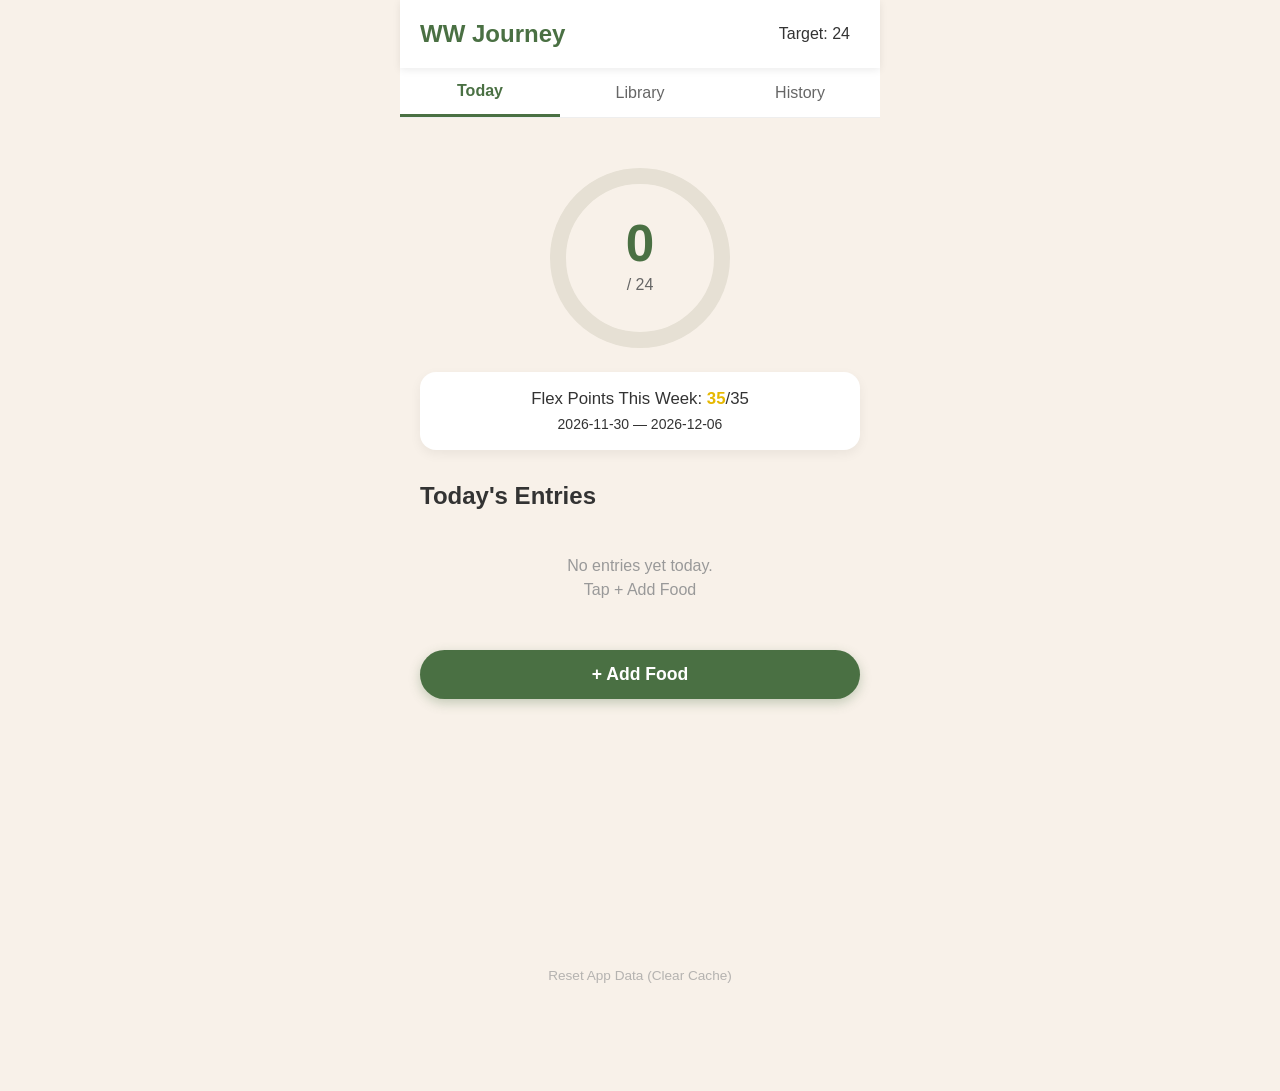
<file: index.html>
<!DOCTYPE html>
<html lang="en">
<head>
    <meta charset="UTF-8">
    <meta name="viewport" content="width=device-width, initial-scale=1.0">
    <title>WW Journey</title>
    <link rel="stylesheet" href="styles.css">
</head>
<body>
    <div class="container">
        <header class="header">
            <h1>WW Journey</h1>
            <div class="profile-summary">
                <span id="target-display" class="clickable">Target: 25</span>
            </div>
        </header>

        <div class="tabs">
            <button class="tab-btn active" data-tab="today">Today</button>
            <button class="tab-btn" data-tab="library">Library</button>
            <button class="tab-btn" data-tab="history">History</button>
        </div>

        <div id="today-tab" class="tab-content active">
            <div class="progress-section">
                <div class="progress-circle">
                    <svg id="progress-svg" width="180" height="180">
                        <circle class="bg-circle" cx="90" cy="90" r="82"></circle>
                        <circle id="progress-circle" cx="90" cy="90" r="82"></circle>
                    </svg>
                    <div class="progress-text">
                        <div id="points-today" class="points-large">0</div>
                        <div id="target-small" class="target-small">/ 25</div>
                    </div>
                </div>
            </div>

            <div class="flex-points">
                <div>Flex Points This Week: <strong id="flex-remaining">35</strong>/35</div>
                <small id="week-range"></small>
            </div>

            <div class="daily-entries">
                <h2>Today's Entries</h2>
                <div id="today-entries" class="entries-list"></div>
            </div>

            <button id="add-food-today" class="add-btn">+ Add Food</button>
        </div>

        <div id="library-tab" class="tab-content">
            <div class="search-bar">
                <input type="text" id="library-search" placeholder="Search foods...">
                <button id="add-new-food" class="add-btn-small">+ New</button>
            </div>
            <div id="food-library" class="food-grid"></div>
        </div>

        <div id="history-tab" class="tab-content">
            <div id="history-list" class="history-list"></div>
        </div>
    </div>

    <!-- Profile Modal -->
    <div id="profile-modal" class="modal">
        <div class="modal-content">
            <h3>Daily Target Settings</h3>
            <div class="modal-input-group">
                <label>Current Weight (lbs)</label>
                <input type="number" id="profile-weight" value="160" class="modal-input">
            </div>
            <div class="modal-input-group">
                <label>Activity Level</label>
                <select id="profile-activity" class="modal-input">
                    <option value="sedentary">Sedentary</option>
                    <option value="moderate" selected>Moderate</option>
                    <option value="active">Active</option>
                </select>
            </div>
            <div class="modal-points" style="margin:20px 0;">
                Daily Target: <strong id="calculated-target">26</strong> points
            </div>
            <div class="modal-actions">
                <button id="profile-cancel" class="secondary-btn">Cancel</button>
                <button id="profile-save" class="primary-btn">Save Settings</button>
            </div>
        </div>
    </div>

    <!-- Food Modal -->
    <div id="food-modal" class="modal">
        <div class="modal-content">
            <h3 id="modal-title">Add New Food</h3>
            <input type="text" id="food-name" placeholder="Food name" class="modal-input">

            <div class="modal-grid">
                <div>
                    <label>Calories</label>
                    <input type="number" id="food-cal" value="100" class="modal-input">
                </div>
                <div>
                    <label>Fat (g)</label>
                    <input type="number" id="food-fat" value="0" class="modal-input">
                </div>
                <div>
                    <label>Fiber (g)</label>
                    <input type="number" id="food-fiber" value="0" class="modal-input">
                </div>
            </div>

            <div class="manual-points">
                <label>Manual Points (optional - overrides calculation)</label>
                <input type="number" id="food-manual-points" placeholder="e.g. 6" class="modal-input" min="0">
            </div>

            <div class="modal-points">
                Points: <span id="modal-points">2</span>
            </div>

            <div class="modal-actions">
                <button id="modal-cancel" class="secondary-btn">Cancel</button>
                <button id="modal-save" class="primary-btn">Save Food</button>
            </div>
        </div>
    </div>

    <!-- Add to Day Modal -->
    <div id="add-to-day-modal" class="modal">
        <div class="modal-content">
            <h3>Add to <span id="modal-day-date"></span></h3>
            <input type="text" id="add-search" placeholder="Search library..." class="modal-input">
            <div id="modal-food-list" class="modal-food-list"></div>
            <button id="close-add-modal" class="secondary-btn">Close</button>
        </div>
    </div>

    <div id="toast" class="toast"></div>

    <div style="text-align:center; padding:20px; margin-top:40px; opacity:0.7;">
        <button id="reset-app" 
                style="background:none; border:none; color:#999; font-size:0.85rem; padding:8px 16px; cursor:pointer;">
            Reset App Data (Clear Cache)
        </button>
    </div>

    <script src="script.js"></script>
</body>
</html>
</file>
<file: styles.css>
/* styles.css */
:root {
    --bg: #f8f1e9;
    --primary: #4a7043;
    --primary-dark: #3d5a37;
    --text: #333;
    --light-text: #666;
    --card: #ffffff;
    --accent: #e6b800;
}

* { margin: 0; padding: 0; box-sizing: border-box; }

body {
    font-family: -apple-system, BlinkMacSystemFont, 'Segoe UI', Roboto, Oxygen, Ubuntu, Cantarell, sans-serif;
    background-color: var(--bg);
    color: var(--text);
    line-height: 1.5;
    padding-bottom: 80px;
}

.container { max-width: 480px; margin: 0 auto; min-height: 100vh; }

.header {
    background: white;
    padding: 16px 20px;
    display: flex;
    justify-content: space-between;
    align-items: center;
    box-shadow: 0 2px 8px rgba(0,0,0,0.08);
    position: sticky;
    top: 0;
    z-index: 100;
}

.header h1 {
    font-size: 1.5rem;
    font-weight: 600;
    color: var(--primary);
}

.clickable { cursor: pointer; padding: 4px 10px; border-radius: 9999px; }

.clickable:hover { background: #f0f0f0; }

.tabs {
    display: flex;
    background: white;
    border-bottom: 1px solid #eee;
    position: sticky;
    top: 60px;
    z-index: 90;
}

.tab-btn {
    flex: 1;
    padding: 14px;
    background: none;
    border: none;
    font-size: 1rem;
    font-weight: 500;
    color: var(--light-text);
    cursor: pointer;
}

.tab-btn.active {
    color: var(--primary);
    border-bottom: 3px solid var(--primary);
    font-weight: 600;
}

.tab-content { display: none; padding: 20px; }
.tab-content.active { display: block; }

.progress-section { display: flex; justify-content: center; margin: 30px 0 24px; }

.progress-circle { position: relative; width: 180px; height: 180px; }

#progress-svg { transform: rotate(-90deg); }

.bg-circle { fill: none; stroke: #e6e0d4; stroke-width: 16; }
#progress-circle { fill: none; stroke: var(--primary); stroke-width: 16; stroke-linecap: round; transition: stroke-dashoffset 0.4s ease; }

.progress-text { position: absolute; top: 50%; left: 50%; transform: translate(-50%, -50%); text-align: center; }
.points-large { font-size: 3.2rem; font-weight: 700; color: var(--primary); line-height: 1; }
.target-small { font-size: 1rem; color: var(--light-text); margin-top: 4px; }

.flex-points {
    background: white;
    padding: 14px 20px;
    border-radius: 16px;
    margin-bottom: 28px;
    box-shadow: 0 4px 12px rgba(0,0,0,0.06);
    text-align: center;
    font-size: 1.05rem;
}

.flex-points strong { color: var(--accent); }

.entries-list, .modal-food-list { display: flex; flex-direction: column; gap: 12px; }

.entry-card {
    background: var(--card);
    border-radius: 16px;
    padding: 14px 18px;
    box-shadow: 0 4px 12px rgba(0,0,0,0.06);
    display: flex;
    justify-content: space-between;
    align-items: center;
}

.entry-info { flex: 1; }
.entry-name { font-weight: 600; font-size: 1.1rem; }
.entry-points { color: var(--primary); font-weight: 600; }

.entry-qty {
    display: flex;
    align-items: center;
    gap: 8px;
    font-weight: 500;
}

.qty-btn {
    width: 32px;
    height: 32px;
    border-radius: 50%;
    border: 2px solid var(--primary);
    background: white;
    color: var(--primary);
    display: flex;
    align-items: center;
    justify-content: center;
    font-size: 1.3rem;
    font-weight: bold;
    cursor: pointer;
}

.add-btn, .add-btn-small {
    background: var(--primary);
    color: white;
    border: none;
    border-radius: 9999px;
    padding: 14px 24px;
    font-size: 1.1rem;
    font-weight: 600;
    width: 100%;
    margin-top: 8px;
    cursor: pointer;
    box-shadow: 0 4px 12px rgba(74, 112, 67, 0.3);
}

.add-btn:active { transform: scale(0.96); }
.add-btn-small { width: auto; padding: 8px 16px; font-size: 0.95rem; margin-left: 8px; }

.food-grid {
    display: grid;
    grid-template-columns: repeat(auto-fill, minmax(140px, 1fr));
    gap: 12px;
}

.food-item {
    background: white;
    border-radius: 16px;
    padding: 14px;
    box-shadow: 0 4px 12px rgba(0,0,0,0.06);
    cursor: pointer;
}

.food-item:active { transform: scale(0.96); }

.food-item h4 { font-size: 1.05rem; margin-bottom: 6px; }
.food-item .points { color: var(--primary); font-weight: 700; font-size: 1.3rem; }
.food-item .meta { font-size: 0.8rem; color: var(--light-text); }

.history-list { display: flex; flex-direction: column; gap: 16px; }

.history-day {
    background: white;
    border-radius: 16px;
    overflow: hidden;
    box-shadow: 0 4px 12px rgba(0,0,0,0.06);
}

.history-header {
    padding: 14px 18px;
    background: #f8f1e9;
    display: flex;
    justify-content: space-between;
    align-items: center;
    cursor: pointer;
}

.history-date { font-weight: 600; }
.history-total { font-weight: 600; color: var(--primary); }

.history-entries { padding: 12px 18px; display: none; }
.history-entries.active { display: block; }

.modal {
    position: fixed;
    top: 0; left: 0;
    width: 100%; height: 100%;
    background: rgba(0,0,0,0.6);
    display: none;
    align-items: flex-end;
    z-index: 1000;
}

.modal-content {
    background: white;
    width: 100%;
    max-width: 480px;
    margin: 0 auto;
    border-radius: 20px 20px 0 0;
    padding: 24px;
    max-height: 90vh;
    overflow-y: auto;
}

.modal-input, .modal-input-group select {
    width: 100%;
    padding: 14px;
    border: 1px solid #ddd;
    border-radius: 12px;
    font-size: 1rem;
    margin-bottom: 16px;
}

.modal-input-group { margin-bottom: 20px; }
.modal-input-group label { display: block; margin-bottom: 6px; font-weight: 500; color: var(--light-text); }

.manual-points { margin: 16px 0; }
.manual-points label { display: block; margin-bottom: 6px; font-weight: 500; color: var(--light-text); }

.modal-points {
    text-align: center;
    font-size: 1.4rem;
    font-weight: 700;
    color: var(--primary);
    margin: 20px 0;
}

.modal-actions {
    display: flex;
    gap: 12px;
    margin-top: 30px;
}

.primary-btn, .secondary-btn {
    flex: 1;
    padding: 14px;
    border-radius: 9999px;
    font-size: 1.05rem;
    font-weight: 600;
    cursor: pointer;
}

.primary-btn { background: var(--primary); color: white; border: none; }
.secondary-btn { background: #f1f1f1; color: #333; border: none; }

.toast {
    position: fixed;
    bottom: 20px;
    left: 50%;
    transform: translateX(-50%);
    background: #333;
    color: white;
    padding: 12px 24px;
    border-radius: 9999px;
    font-size: 0.95rem;
    opacity: 0;
    transition: all 0.3s;
    z-index: 1100;
}

.toast.show { opacity: 1; }
</file>
